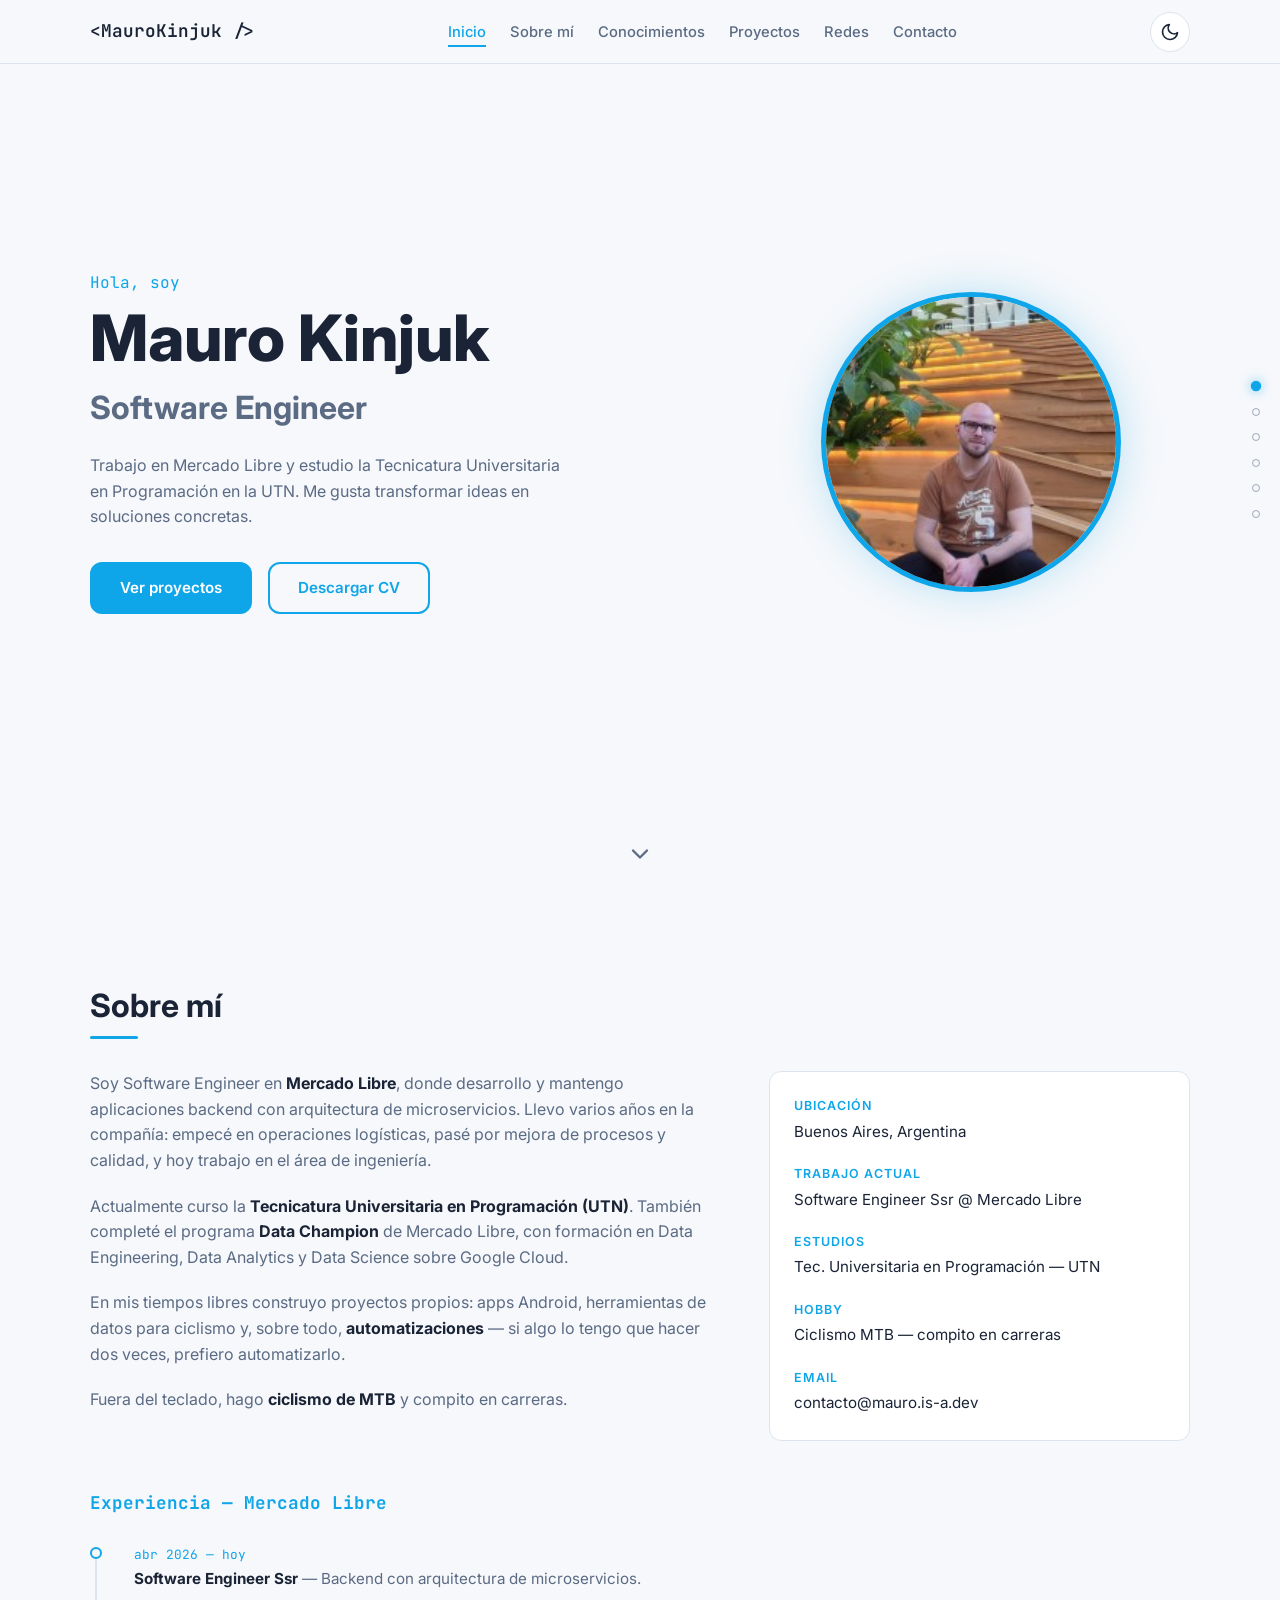
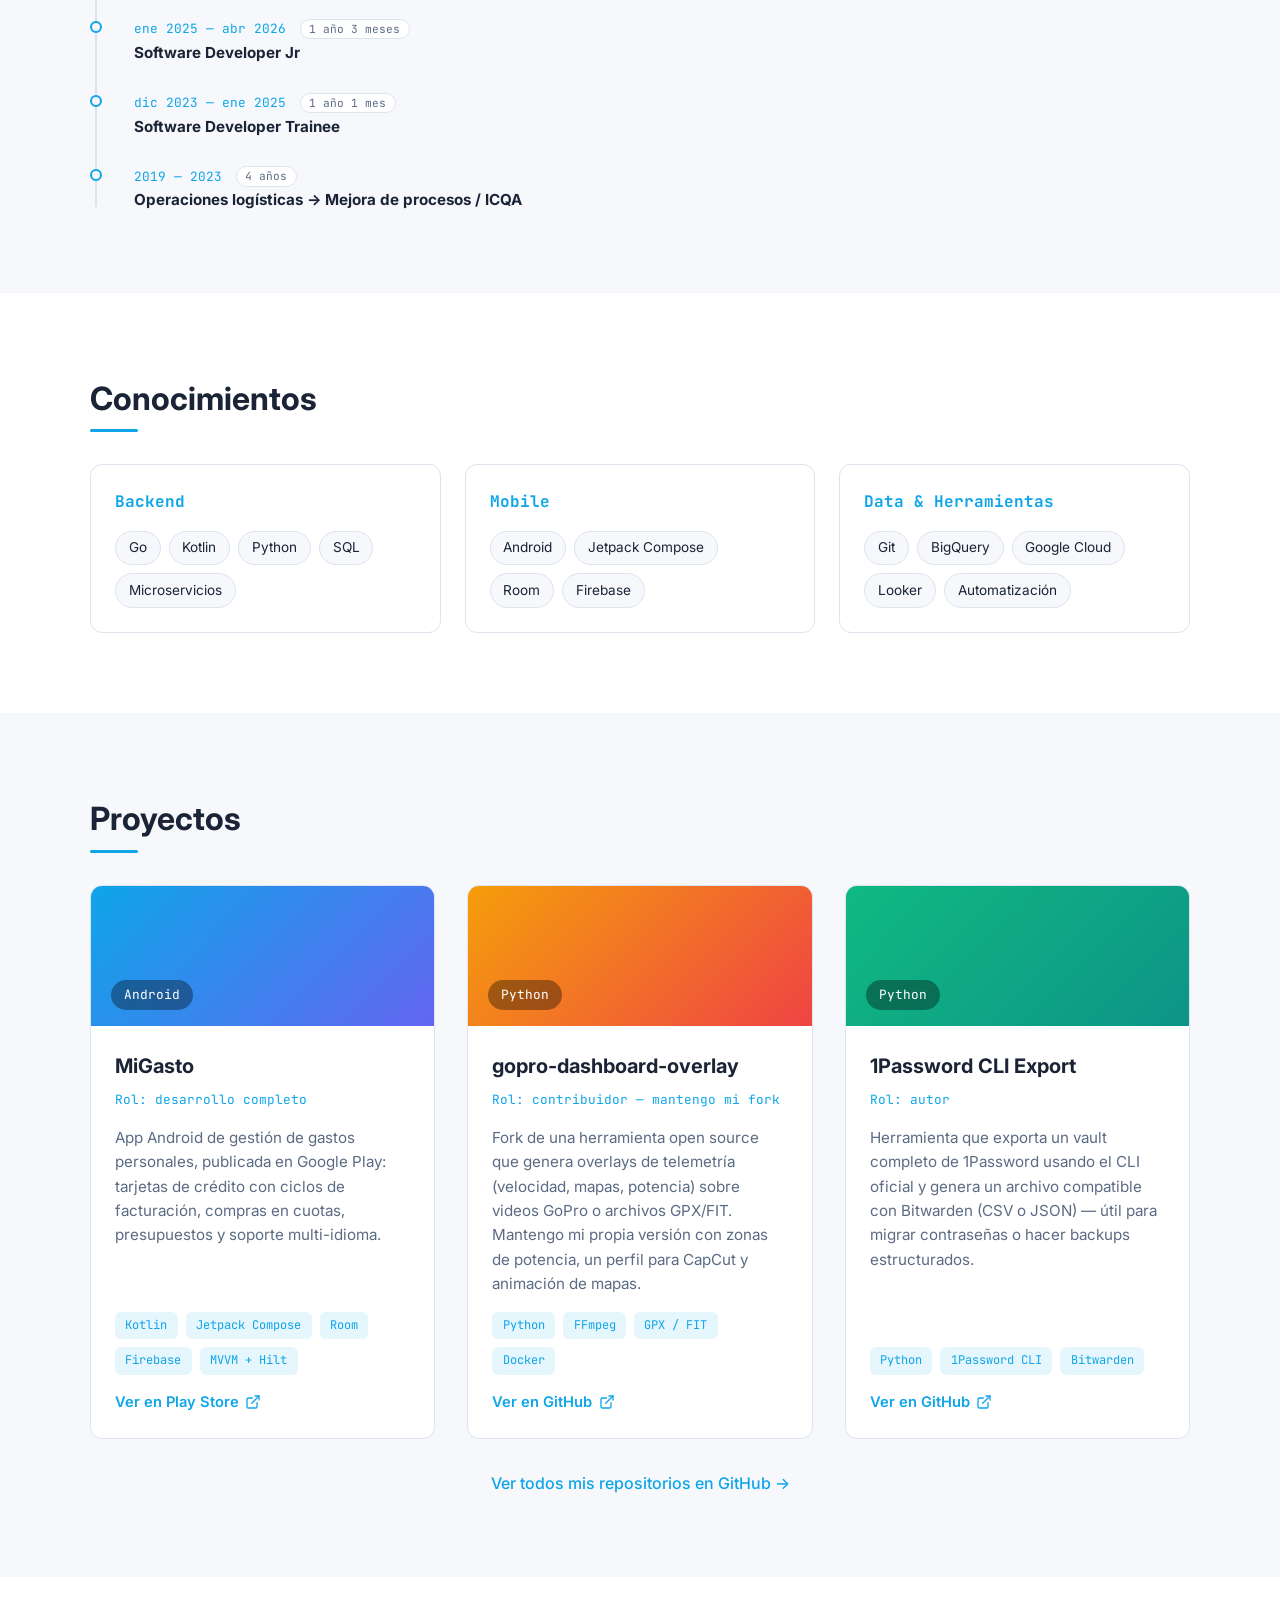
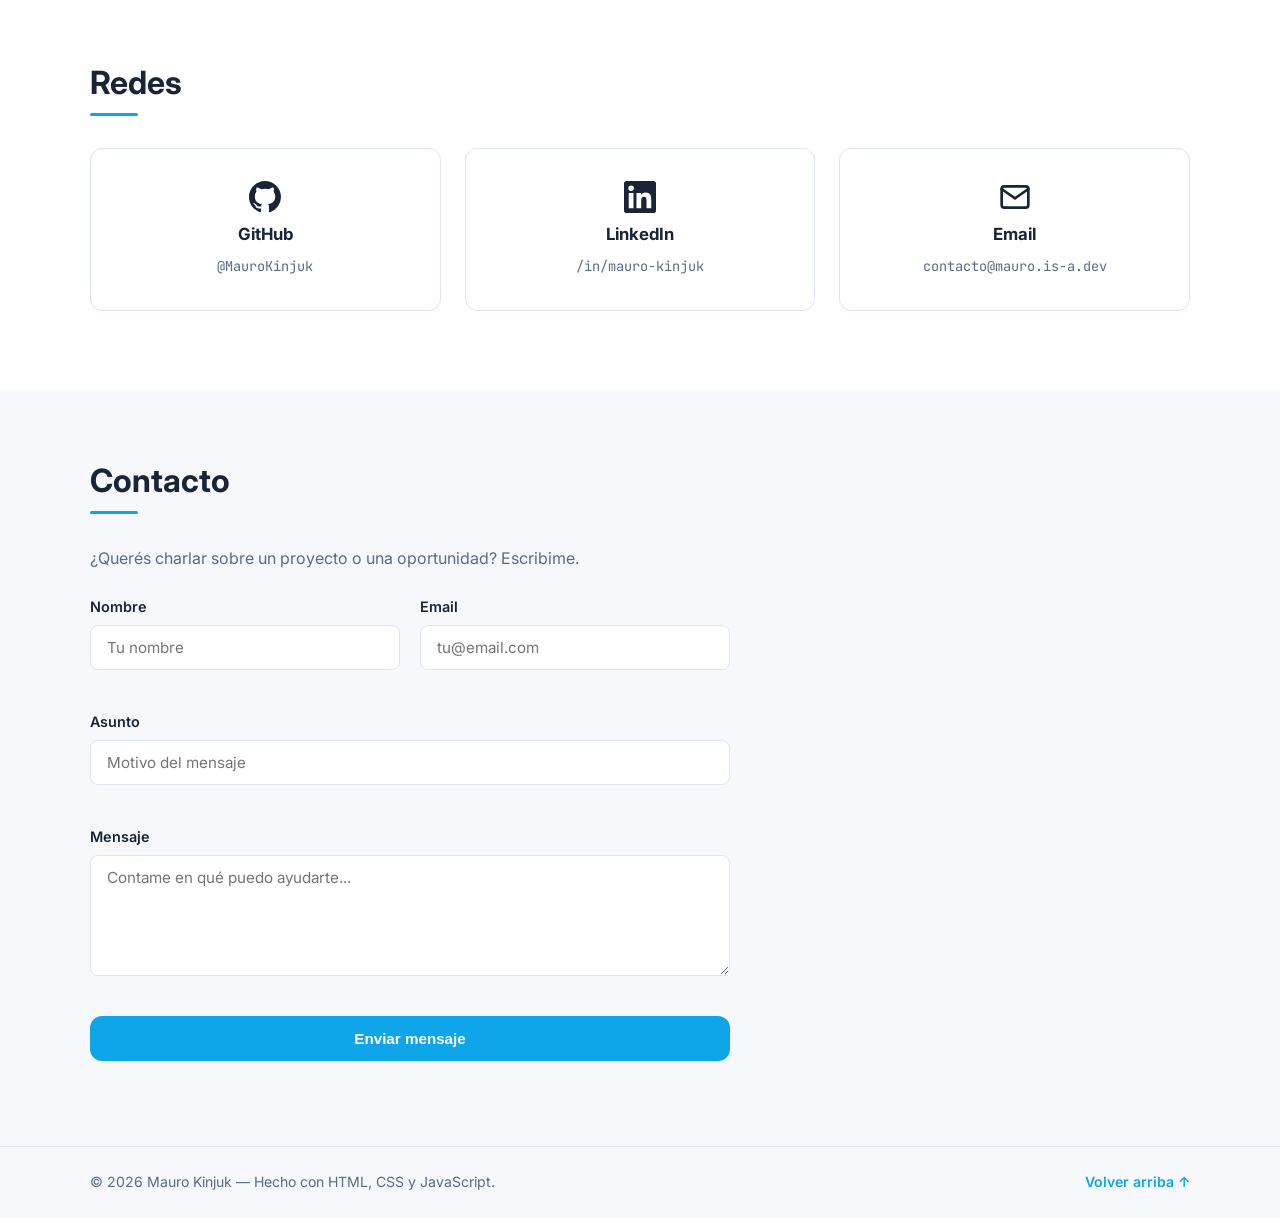
<file: index.html>
<!DOCTYPE html>
<html lang="es" data-theme="dark">
<head>
  <meta charset="UTF-8">
  <meta name="viewport" content="width=device-width, initial-scale=1.0">
  <title>Mauro Kinjuk | Portfolio — Software Engineer</title>
  <meta name="description" content="Portfolio de Mauro Kinjuk, Software Engineer en Mercado Libre. Proyectos, conocimientos y contacto.">
  <meta name="keywords" content="Mauro Kinjuk, portfolio, software engineer, desarrollador, backend, Kotlin, Go, Python, Mercado Libre, UTN">
  <meta name="robots" content="index, follow">
  <meta name="author" content="Mauro Kinjuk">

  <!-- Open Graph: preview al compartir el link -->
  <meta property="og:type" content="website">
  <meta property="og:title" content="Mauro Kinjuk | Portfolio — Software Engineer">
  <meta property="og:description" content="Software Engineer en Mercado Libre. Proyectos, conocimientos y contacto.">
  <meta property="og:url" content="https://maurokinjuk.github.io/">
  <meta property="og:image" content="https://maurokinjuk.github.io/assets/profile.jpg">
  <meta property="og:locale" content="es_AR">
  <link rel="preconnect" href="https://fonts.googleapis.com">
  <link rel="preconnect" href="https://fonts.gstatic.com" crossorigin>
  <link href="https://fonts.googleapis.com/css2?family=Inter:wght@400;500;600;700;800&family=JetBrains+Mono:wght@400;600&display=swap" rel="stylesheet">
  <link rel="stylesheet" href="css/styles.css?v=4">
  <link rel="icon" href="data:image/svg+xml,%3Csvg xmlns='http://www.w3.org/2000/svg' viewBox='0 0 100 100'%3E%3Crect width='100' height='100' rx='20' fill='%230ea5e9'/%3E%3Ctext x='50' y='68' font-size='52' font-family='monospace' font-weight='bold' fill='white' text-anchor='middle'%3EMK%3C/text%3E%3C/svg%3E">
  <script>
    (function () {
      var saved = localStorage.getItem('theme');
      var theme = saved || (window.matchMedia('(prefers-color-scheme: light)').matches ? 'light' : 'dark');
      document.documentElement.setAttribute('data-theme', theme);
    })();
  </script>
</head>
<body>

  <!-- ======= HEADER / MENU ======= -->
  <header class="header" id="header">
    <nav class="nav container">
      <a href="#inicio" class="nav__logo">&lt;MauroKinjuk /&gt;</a>

      <ul class="nav__list" id="nav-menu">
        <li><a href="#inicio" class="nav__link active">Inicio</a></li>
        <li><a href="#sobre-mi" class="nav__link">Sobre mí</a></li>
        <li><a href="#conocimientos" class="nav__link">Conocimientos</a></li>
        <li><a href="#proyectos" class="nav__link">Proyectos</a></li>
        <li><a href="#redes" class="nav__link">Redes</a></li>
        <li><a href="#contacto" class="nav__link">Contacto</a></li>
      </ul>

      <div class="nav__actions">
        <button class="theme-toggle" id="theme-toggle" aria-label="Cambiar tema">
          <svg class="icon-sun" xmlns="http://www.w3.org/2000/svg" width="20" height="20" viewBox="0 0 24 24" fill="none" stroke="currentColor" stroke-width="2" stroke-linecap="round" stroke-linejoin="round"><circle cx="12" cy="12" r="5"/><line x1="12" y1="1" x2="12" y2="3"/><line x1="12" y1="21" x2="12" y2="23"/><line x1="4.22" y1="4.22" x2="5.64" y2="5.64"/><line x1="18.36" y1="18.36" x2="19.78" y2="19.78"/><line x1="1" y1="12" x2="3" y2="12"/><line x1="21" y1="12" x2="23" y2="12"/><line x1="4.22" y1="19.78" x2="5.64" y2="18.36"/><line x1="18.36" y1="5.64" x2="19.78" y2="4.22"/></svg>
          <svg class="icon-moon" xmlns="http://www.w3.org/2000/svg" width="20" height="20" viewBox="0 0 24 24" fill="none" stroke="currentColor" stroke-width="2" stroke-linecap="round" stroke-linejoin="round"><path d="M21 12.79A9 9 0 1 1 11.21 3 7 7 0 0 0 21 12.79z"/></svg>
        </button>
        <button class="nav__toggle" id="nav-toggle" aria-label="Abrir menú" aria-expanded="false">
          <span></span><span></span><span></span>
        </button>
      </div>
    </nav>
  </header>

  <!-- ======= NAVEGACION LATERAL (seccion actual) ======= -->
  <nav class="side-nav" aria-label="Navegación por secciones">
    <a href="#inicio" class="side-nav__dot active"><span class="side-nav__label">Inicio</span></a>
    <a href="#sobre-mi" class="side-nav__dot"><span class="side-nav__label">Sobre mí</span></a>
    <a href="#conocimientos" class="side-nav__dot"><span class="side-nav__label">Conocimientos</span></a>
    <a href="#proyectos" class="side-nav__dot"><span class="side-nav__label">Proyectos</span></a>
    <a href="#redes" class="side-nav__dot"><span class="side-nav__label">Redes</span></a>
    <a href="#contacto" class="side-nav__dot"><span class="side-nav__label">Contacto</span></a>
  </nav>

  <main>
    <!-- ======= HERO / PRESENTACION ======= -->
    <section class="hero section" id="inicio">
      <div class="container hero__container">
        <div class="hero__data">
          <span class="hero__greeting">Hola, soy</span>
          <h1 class="hero__name">Mauro Kinjuk</h1>
          <h2 class="hero__role">Software Engineer</h2>
          <p class="hero__description">
            Trabajo en Mercado Libre y estudio la Tecnicatura
            Universitaria en Programación en la UTN. Me gusta transformar
            ideas en soluciones concretas.
          </p>
          <div class="hero__buttons">
            <a href="#proyectos" class="btn btn--primary">Ver proyectos</a>
            <a href="cv/mauro-kinjuk-cv.pdf" class="btn btn--outline" download>Descargar CV</a>
          </div>
        </div>
        <div class="hero__img">
          <img src="assets/profile.jpg" alt="Foto de Mauro Kinjuk" width="320" height="320">
        </div>
      </div>
      <a href="#sobre-mi" class="scroll-indicator" id="scroll-indicator" aria-label="Scroll hacia abajo">
        <svg xmlns="http://www.w3.org/2000/svg" width="28" height="28" viewBox="0 0 24 24" fill="none" stroke="currentColor" stroke-width="2" stroke-linecap="round" stroke-linejoin="round"><polyline points="6 9 12 15 18 9"/></svg>
      </a>
    </section>

    <!-- ======= SOBRE MI / INFORMACION GENERAL ======= -->
    <section class="section" id="sobre-mi">
      <div class="container">
        <h2 class="section__title">Sobre mí</h2>
        <div class="about">
          <div class="about__text">
            <p>
              Soy Software Engineer en <strong>Mercado Libre</strong>, donde desarrollo y
              mantengo aplicaciones backend con arquitectura de microservicios.
              Llevo varios años en la compañía: empecé en operaciones logísticas,
              pasé por mejora de procesos y calidad, y hoy trabajo en el área
              de ingeniería.
            </p>
            <p>
              Actualmente curso la <strong>Tecnicatura Universitaria en Programación
              (UTN)</strong>. También completé el programa <strong>Data Champion</strong>
              de Mercado Libre, con formación en Data Engineering, Data Analytics
              y Data Science sobre Google Cloud.
            </p>
            <p>
              En mis tiempos libres construyo proyectos propios: apps Android,
              herramientas de datos para ciclismo y, sobre todo,
              <strong>automatizaciones</strong> — si algo lo tengo que hacer dos
              veces, prefiero automatizarlo.
            </p>
            <p>
              Fuera del teclado, hago <strong>ciclismo de MTB</strong> y compito
              en carreras.
            </p>
          </div>
          <ul class="about__facts">
            <li>
              <span class="fact__label">Ubicación</span>
              <span class="fact__value">Buenos Aires, Argentina</span>
            </li>
            <li>
              <span class="fact__label">Trabajo actual</span>
              <span class="fact__value">Software Engineer Ssr @ Mercado Libre</span>
            </li>
            <li>
              <span class="fact__label">Estudios</span>
              <span class="fact__value">Tec. Universitaria en Programación — UTN</span>
            </li>
            <li>
              <span class="fact__label">Hobby</span>
              <span class="fact__value">Ciclismo MTB — compito en carreras</span>
            </li>
            <li>
              <span class="fact__label">Email</span>
              <a class="fact__value fact__link" href="mailto:contacto@mauro.is-a.dev">contacto@mauro.is-a.dev</a>
            </li>
          </ul>
        </div>

        <h3 class="timeline__title">Experiencia — Mercado Libre</h3>
        <ol class="timeline">
          <li class="timeline__item">
            <span class="timeline__date">abr 2026 — hoy</span>
            <p class="timeline__desc"><strong>Software Engineer Ssr</strong> — Backend con arquitectura de microservicios.</p>
          </li>
          <li class="timeline__item">
            <span class="timeline__date">ene 2025 — abr 2026</span>
            <span class="timeline__duration">1 año 3 meses</span>
            <p class="timeline__desc"><strong>Software Developer Jr</strong></p>
          </li>
          <li class="timeline__item">
            <span class="timeline__date">dic 2023 — ene 2025</span>
            <span class="timeline__duration">1 año 1 mes</span>
            <p class="timeline__desc"><strong>Software Developer Trainee</strong></p>
          </li>
          <li class="timeline__item">
            <span class="timeline__date">2019 — 2023</span>
            <span class="timeline__duration">4 años</span>
            <p class="timeline__desc"><strong>Operaciones logísticas → Mejora de procesos / ICQA</strong></p>
          </li>
        </ol>
      </div>
    </section>

    <!-- ======= CONOCIMIENTOS ======= -->
    <section class="section section--alt" id="conocimientos">
      <div class="container">
        <h2 class="section__title">Conocimientos</h2>
        <div class="skills">
          <div class="skill-group">
            <h3 class="skill-group__title">Backend</h3>
            <ul class="skill-group__list">
              <li class="skill">Go</li>
              <li class="skill">Kotlin</li>
              <li class="skill">Python</li>
              <li class="skill">SQL</li>
              <li class="skill">Microservicios</li>
            </ul>
          </div>
          <div class="skill-group">
            <h3 class="skill-group__title">Mobile</h3>
            <ul class="skill-group__list">
              <li class="skill">Android</li>
              <li class="skill">Jetpack Compose</li>
              <li class="skill">Room</li>
              <li class="skill">Firebase</li>
            </ul>
          </div>
          <div class="skill-group">
            <h3 class="skill-group__title">Data &amp; Herramientas</h3>
            <ul class="skill-group__list">
              <li class="skill">Git</li>
              <li class="skill">BigQuery</li>
              <li class="skill">Google Cloud</li>
              <li class="skill">Looker</li>
              <li class="skill">Automatización</li>
            </ul>
          </div>
        </div>
      </div>
    </section>

    <!-- ======= PROYECTOS ======= -->
    <section class="section" id="proyectos">
      <div class="container">
        <h2 class="section__title">Proyectos</h2>
        <div class="projects">

          <article class="project-card">
            <div class="project-card__header project-card__header--finarg">
              <span class="project-card__tag">Android</span>
            </div>
            <div class="project-card__body">
              <h3 class="project-card__title">MiGasto</h3>
              <p class="project-card__role">Rol: desarrollo completo</p>
              <p class="project-card__description">
                App Android de gestión de gastos personales, publicada en
                Google Play: tarjetas de crédito con ciclos de facturación,
                compras en cuotas, presupuestos y soporte multi-idioma.
              </p>
              <ul class="project-card__tech">
                <li>Kotlin</li>
                <li>Jetpack Compose</li>
                <li>Room</li>
                <li>Firebase</li>
                <li>MVVM + Hilt</li>
              </ul>
              <a class="project-card__link" href="https://play.google.com/store/apps/details?id=com.tordy.migasto&hl=es_DO" target="_blank" rel="noopener">
                Ver en Play Store
                <svg xmlns="http://www.w3.org/2000/svg" width="16" height="16" viewBox="0 0 24 24" fill="none" stroke="currentColor" stroke-width="2" stroke-linecap="round" stroke-linejoin="round"><path d="M18 13v6a2 2 0 0 1-2 2H5a2 2 0 0 1-2-2V8a2 2 0 0 1 2-2h6"/><polyline points="15 3 21 3 21 9"/><line x1="10" y1="14" x2="21" y2="3"/></svg>
              </a>
            </div>
          </article>

          <article class="project-card">
            <div class="project-card__header project-card__header--gopro">
              <span class="project-card__tag">Python</span>
            </div>
            <div class="project-card__body">
              <h3 class="project-card__title">gopro-dashboard-overlay</h3>
              <p class="project-card__role">Rol: contribuidor — mantengo mi fork</p>
              <p class="project-card__description">
                Fork de una herramienta open source que genera overlays de
                telemetría (velocidad, mapas, potencia) sobre videos GoPro
                o archivos GPX/FIT. Mantengo mi propia versión con zonas de
                potencia, un perfil para CapCut y animación de mapas.
              </p>
              <ul class="project-card__tech">
                <li>Python</li>
                <li>FFmpeg</li>
                <li>GPX / FIT</li>
                <li>Docker</li>
              </ul>
              <a class="project-card__link" href="https://github.com/MauroKinjuk/gopro-dashboard-overlay" target="_blank" rel="noopener">
                Ver en GitHub
                <svg xmlns="http://www.w3.org/2000/svg" width="16" height="16" viewBox="0 0 24 24" fill="none" stroke="currentColor" stroke-width="2" stroke-linecap="round" stroke-linejoin="round"><path d="M18 13v6a2 2 0 0 1-2 2H5a2 2 0 0 1-2-2V8a2 2 0 0 1 2-2h6"/><polyline points="15 3 21 3 21 9"/><line x1="10" y1="14" x2="21" y2="3"/></svg>
              </a>
            </div>
          </article>

          <article class="project-card">
            <div class="project-card__header project-card__header--onepass">
              <span class="project-card__tag">Python</span>
            </div>
            <div class="project-card__body">
              <h3 class="project-card__title">1Password CLI Export</h3>
              <p class="project-card__role">Rol: autor</p>
              <p class="project-card__description">
                Herramienta que exporta un vault completo de 1Password usando
                el CLI oficial y genera un archivo compatible con Bitwarden
                (CSV o JSON) — útil para migrar contraseñas o hacer backups
                estructurados.
              </p>
              <ul class="project-card__tech">
                <li>Python</li>
                <li>1Password CLI</li>
                <li>Bitwarden</li>
              </ul>
              <a class="project-card__link" href="https://github.com/MauroKinjuk/1Password-CLI-Export" target="_blank" rel="noopener">
                Ver en GitHub
                <svg xmlns="http://www.w3.org/2000/svg" width="16" height="16" viewBox="0 0 24 24" fill="none" stroke="currentColor" stroke-width="2" stroke-linecap="round" stroke-linejoin="round"><path d="M18 13v6a2 2 0 0 1-2 2H5a2 2 0 0 1-2-2V8a2 2 0 0 1 2-2h6"/><polyline points="15 3 21 3 21 9"/><line x1="10" y1="14" x2="21" y2="3"/></svg>
              </a>
            </div>
          </article>

        </div>
        <p class="projects__more">
          <a href="https://github.com/MauroKinjuk?tab=repositories" target="_blank" rel="noopener">
            Ver todos mis repositorios en GitHub →
          </a>
        </p>
      </div>
    </section>

    <!-- ======= REDES ======= -->
    <section class="section section--alt" id="redes">
      <div class="container">
        <h2 class="section__title">Redes</h2>
        <div class="social">
          <a class="social-card" href="https://github.com/MauroKinjuk" target="_blank" rel="noopener">
            <svg xmlns="http://www.w3.org/2000/svg" width="32" height="32" viewBox="0 0 24 24" fill="currentColor"><path d="M12 0C5.37 0 0 5.37 0 12c0 5.31 3.435 9.795 8.205 11.385.6.105.825-.255.825-.57 0-.285-.015-1.23-.015-2.235-3.015.555-3.795-.735-4.035-1.41-.135-.345-.72-1.41-1.23-1.695-.42-.225-1.02-.78-.015-.795.945-.015 1.62.87 1.845 1.23 1.08 1.815 2.805 1.305 3.495.99.105-.78.42-1.305.765-1.605-2.67-.3-5.46-1.335-5.46-5.925 0-1.305.465-2.385 1.23-3.225-.12-.3-.54-1.53.12-3.18 0 0 1.005-.315 3.3 1.23.96-.27 1.98-.405 3-.405s2.04.135 3 .405c2.295-1.56 3.3-1.23 3.3-1.23.66 1.65.24 2.88.12 3.18.765.84 1.23 1.905 1.23 3.225 0 4.605-2.805 5.625-5.475 5.925.435.375.81 1.095.81 2.22 0 1.605-.015 2.895-.015 3.3 0 .315.225.69.825.57A12.02 12.02 0 0 0 24 12c0-6.63-5.37-12-12-12z"/></svg>
            <span class="social-card__name">GitHub</span>
            <span class="social-card__user">@MauroKinjuk</span>
          </a>
          <a class="social-card" href="https://www.linkedin.com/in/mauro-kinjuk/" target="_blank" rel="noopener">
            <svg xmlns="http://www.w3.org/2000/svg" width="32" height="32" viewBox="0 0 24 24" fill="currentColor"><path d="M20.447 20.452h-3.554v-5.569c0-1.328-.027-3.037-1.852-3.037-1.853 0-2.136 1.445-2.136 2.939v5.667H9.351V9h3.414v1.561h.046c.477-.9 1.637-1.85 3.37-1.85 3.601 0 4.267 2.37 4.267 5.455v6.286zM5.337 7.433a2.062 2.062 0 1 1 0-4.125 2.062 2.062 0 0 1 0 4.125zM7.119 20.452H3.555V9h3.564v11.452zM22.225 0H1.771C.792 0 0 .774 0 1.729v20.542C0 23.227.792 24 1.771 24h20.451C23.2 24 24 23.227 24 22.271V1.729C24 .774 23.2 0 22.225 0z"/></svg>
            <span class="social-card__name">LinkedIn</span>
            <span class="social-card__user">/in/mauro-kinjuk</span>
          </a>
          <a class="social-card" href="mailto:contacto@mauro.is-a.dev">
            <svg xmlns="http://www.w3.org/2000/svg" width="32" height="32" viewBox="0 0 24 24" fill="none" stroke="currentColor" stroke-width="2" stroke-linecap="round" stroke-linejoin="round"><path d="M4 4h16c1.1 0 2 .9 2 2v12c0 1.1-.9 2-2 2H4c-1.1 0-2-.9-2-2V6c0-1.1.9-2 2-2z"/><polyline points="22,6 12,13 2,6"/></svg>
            <span class="social-card__name">Email</span>
            <span class="social-card__user">contacto@mauro.is-a.dev</span>
          </a>
        </div>
      </div>
    </section>

    <!-- ======= CONTACTO ======= -->
    <section class="section" id="contacto">
      <div class="container">
        <h2 class="section__title">Contacto</h2>
        <p class="contact__intro">¿Querés charlar sobre un proyecto o una oportunidad? Escribime.</p>
        <form class="contact-form" id="contact-form" action="https://formspree.io/f/maendkwl" method="POST" novalidate>
          <div class="form-row">
            <div class="form-field">
              <label for="nombre">Nombre</label>
              <input type="text" id="nombre" name="nombre" placeholder="Tu nombre" required>
              <span class="form-error" id="error-nombre"></span>
            </div>
            <div class="form-field">
              <label for="email">Email</label>
              <input type="email" id="email" name="email" placeholder="tu@email.com" required>
              <span class="form-error" id="error-email"></span>
            </div>
          </div>
          <div class="form-field">
            <label for="asunto">Asunto</label>
            <input type="text" id="asunto" name="asunto" placeholder="Motivo del mensaje" required>
            <span class="form-error" id="error-asunto"></span>
          </div>
          <div class="form-field">
            <label for="mensaje">Mensaje</label>
            <textarea id="mensaje" name="mensaje" rows="5" placeholder="Contame en qué puedo ayudarte..." required></textarea>
            <span class="form-error" id="error-mensaje"></span>
          </div>
          <button type="submit" class="btn btn--primary">Enviar mensaje</button>
          <p class="form-status" id="form-status" role="status"></p>
        </form>
      </div>
    </section>
  </main>

  <!-- ======= FOOTER ======= -->
  <footer class="footer">
    <div class="container footer__container">
      <p>© <span id="year"></span> Mauro Kinjuk — Hecho con HTML, CSS y JavaScript.</p>
      <a href="#inicio" class="footer__top">Volver arriba ↑</a>
    </div>
  </footer>

  <script src="js/main.js?v=4"></script>
</body>
</html>
</file>
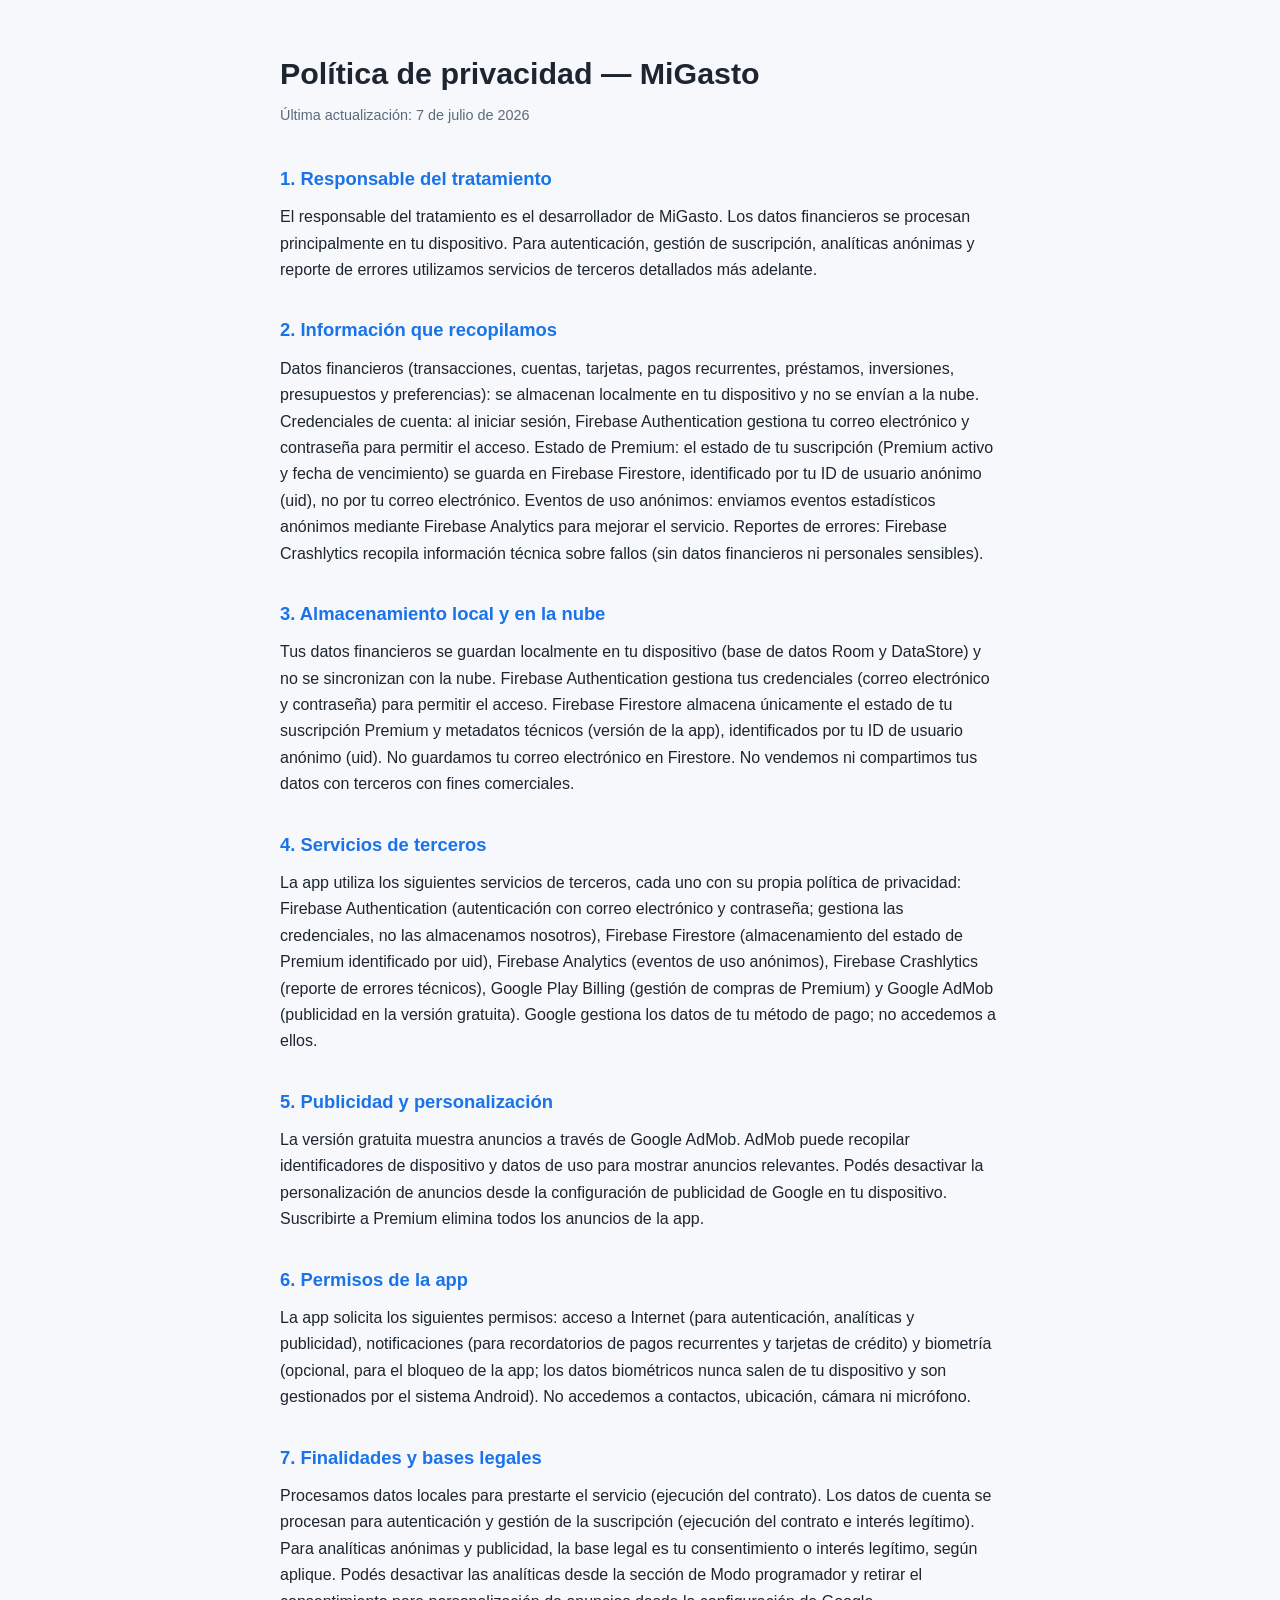
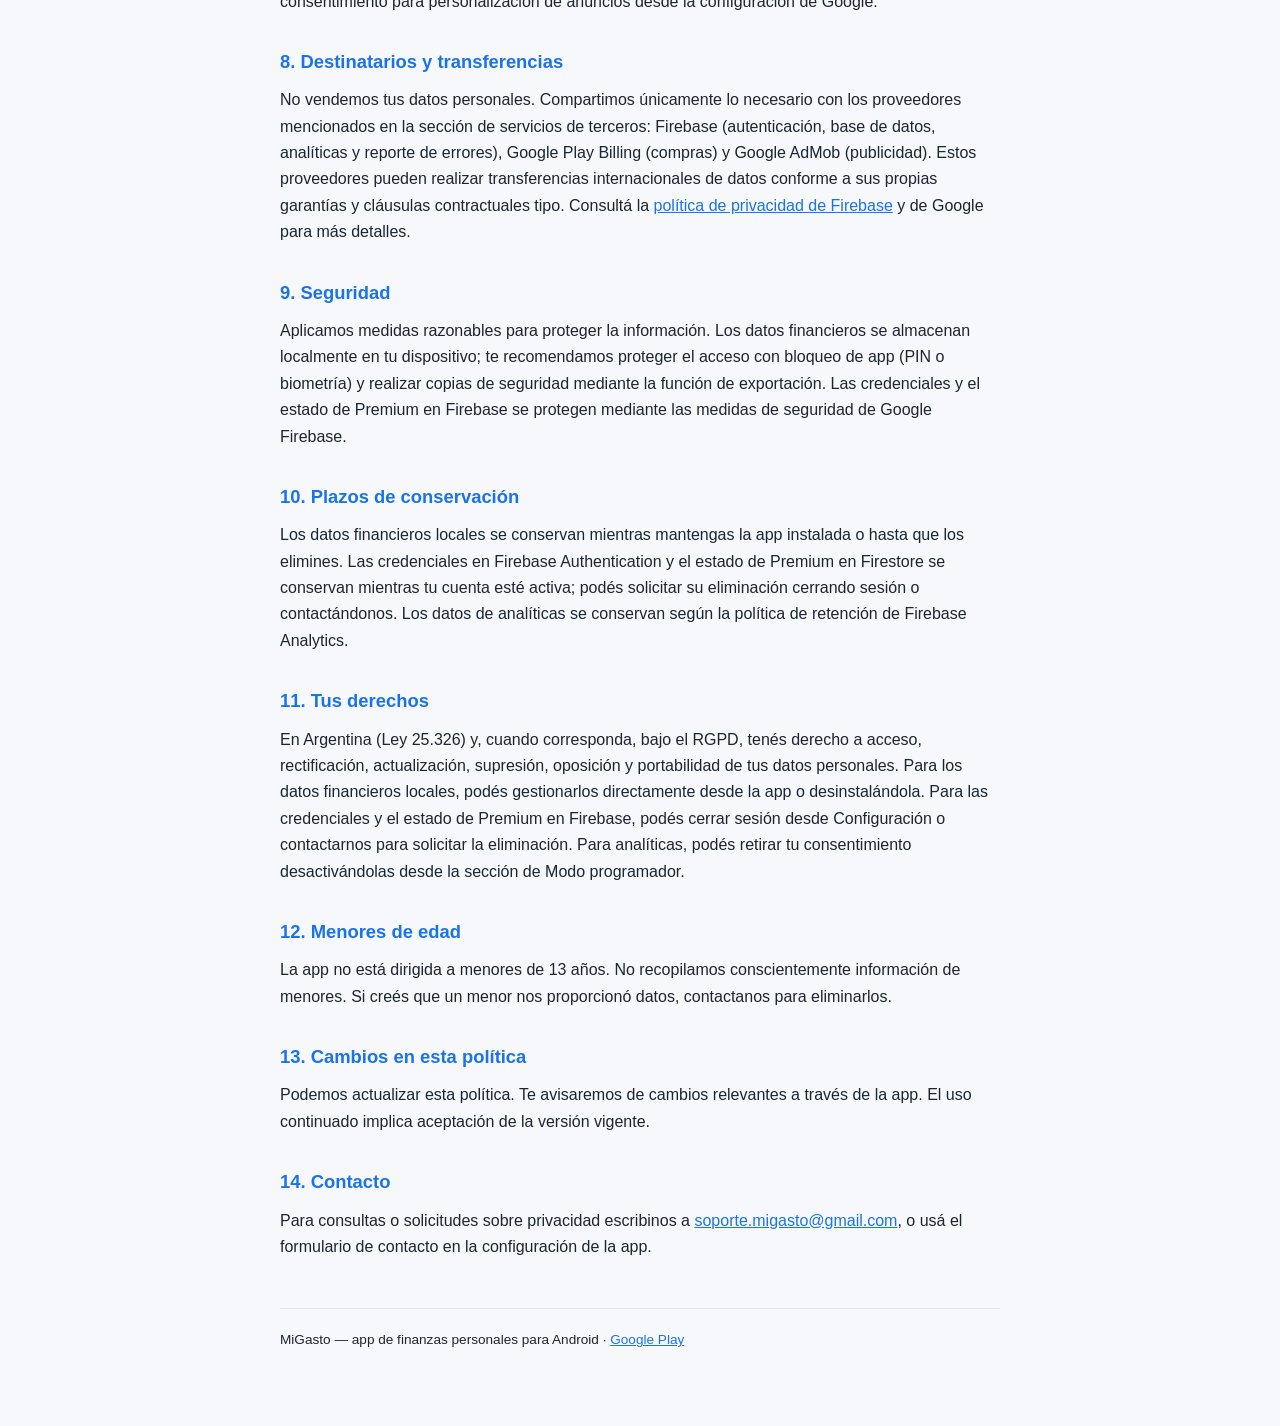
<file: migasto-privacy/index.html>
<!DOCTYPE html>
<html lang="es">
<head>
<meta charset="UTF-8">
<meta name="viewport" content="width=device-width, initial-scale=1.0">
<title>Política de privacidad — MiGasto</title>
<meta name="description" content="Política de privacidad de MiGasto, app de finanzas personales para Android.">
<style>
  :root { --bg:#0f141b; --card:#161d27; --text:#e6edf5; --muted:#9db0c3; --accent:#4f9cf9; --line:#26303d; }
  * { box-sizing:border-box; margin:0; padding:0; }
  body { font-family:-apple-system,'Segoe UI',Roboto,Inter,sans-serif; background:var(--bg); color:var(--text); line-height:1.65; }
  .wrap { max-width:760px; margin:0 auto; padding:48px 20px 64px; }
  header { margin-bottom:36px; }
  h1 { font-size:1.9rem; margin-bottom:6px; }
  .updated { color:var(--muted); font-size:.9rem; }
  h2 { font-size:1.15rem; margin:32px 0 10px; color:var(--accent); }
  p { color:var(--text); margin-bottom:10px; }
  a { color:var(--accent); }
  footer { margin-top:48px; padding-top:20px; border-top:1px solid var(--line); color:var(--muted); font-size:.85rem; }
  @media (prefers-color-scheme: light) {
    :root { --bg:#f6f8fb; --card:#fff; --text:#1c2530; --muted:#5b6b7d; --accent:#1a73e8; --line:#dde3ea; }
  }
</style>
</head>
<body>
<div class="wrap">
<header>
  <h1>Política de privacidad — MiGasto</h1>
  <p class="updated">Última actualización: 7 de julio de 2026</p>
</header>

<h2>1. Responsable del tratamiento</h2>
<p>El responsable del tratamiento es el desarrollador de MiGasto. Los datos financieros se procesan principalmente en tu dispositivo. Para autenticación, gestión de suscripción, analíticas anónimas y reporte de errores utilizamos servicios de terceros detallados más adelante.</p>

<h2>2. Información que recopilamos</h2>
<p>Datos financieros (transacciones, cuentas, tarjetas, pagos recurrentes, préstamos, inversiones, presupuestos y preferencias): se almacenan localmente en tu dispositivo y no se envían a la nube. Credenciales de cuenta: al iniciar sesión, Firebase Authentication gestiona tu correo electrónico y contraseña para permitir el acceso. Estado de Premium: el estado de tu suscripción (Premium activo y fecha de vencimiento) se guarda en Firebase Firestore, identificado por tu ID de usuario anónimo (uid), no por tu correo electrónico. Eventos de uso anónimos: enviamos eventos estadísticos anónimos mediante Firebase Analytics para mejorar el servicio. Reportes de errores: Firebase Crashlytics recopila información técnica sobre fallos (sin datos financieros ni personales sensibles).</p>

<h2>3. Almacenamiento local y en la nube</h2>
<p>Tus datos financieros se guardan localmente en tu dispositivo (base de datos Room y DataStore) y no se sincronizan con la nube. Firebase Authentication gestiona tus credenciales (correo electrónico y contraseña) para permitir el acceso. Firebase Firestore almacena únicamente el estado de tu suscripción Premium y metadatos técnicos (versión de la app), identificados por tu ID de usuario anónimo (uid). No guardamos tu correo electrónico en Firestore. No vendemos ni compartimos tus datos con terceros con fines comerciales.</p>

<h2>4. Servicios de terceros</h2>
<p>La app utiliza los siguientes servicios de terceros, cada uno con su propia política de privacidad: Firebase Authentication (autenticación con correo electrónico y contraseña; gestiona las credenciales, no las almacenamos nosotros), Firebase Firestore (almacenamiento del estado de Premium identificado por uid), Firebase Analytics (eventos de uso anónimos), Firebase Crashlytics (reporte de errores técnicos), Google Play Billing (gestión de compras de Premium) y Google AdMob (publicidad en la versión gratuita). Google gestiona los datos de tu método de pago; no accedemos a ellos.</p>

<h2>5. Publicidad y personalización</h2>
<p>La versión gratuita muestra anuncios a través de Google AdMob. AdMob puede recopilar identificadores de dispositivo y datos de uso para mostrar anuncios relevantes. Podés desactivar la personalización de anuncios desde la configuración de publicidad de Google en tu dispositivo. Suscribirte a Premium elimina todos los anuncios de la app.</p>

<h2>6. Permisos de la app</h2>
<p>La app solicita los siguientes permisos: acceso a Internet (para autenticación, analíticas y publicidad), notificaciones (para recordatorios de pagos recurrentes y tarjetas de crédito) y biometría (opcional, para el bloqueo de la app; los datos biométricos nunca salen de tu dispositivo y son gestionados por el sistema Android). No accedemos a contactos, ubicación, cámara ni micrófono.</p>

<h2>7. Finalidades y bases legales</h2>
<p>Procesamos datos locales para prestarte el servicio (ejecución del contrato). Los datos de cuenta se procesan para autenticación y gestión de la suscripción (ejecución del contrato e interés legítimo). Para analíticas anónimas y publicidad, la base legal es tu consentimiento o interés legítimo, según aplique. Podés desactivar las analíticas desde la sección de Modo programador y retirar el consentimiento para personalización de anuncios desde la configuración de Google.</p>

<h2>8. Destinatarios y transferencias</h2>
<p>No vendemos tus datos personales. Compartimos únicamente lo necesario con los proveedores mencionados en la sección de servicios de terceros: Firebase (autenticación, base de datos, analíticas y reporte de errores), Google Play Billing (compras) y Google AdMob (publicidad). Estos proveedores pueden realizar transferencias internacionales de datos conforme a sus propias garantías y cláusulas contractuales tipo. Consultá la <a href="https://firebase.google.com/support/privacy">política de privacidad de Firebase</a> y de Google para más detalles.</p>

<h2>9. Seguridad</h2>
<p>Aplicamos medidas razonables para proteger la información. Los datos financieros se almacenan localmente en tu dispositivo; te recomendamos proteger el acceso con bloqueo de app (PIN o biometría) y realizar copias de seguridad mediante la función de exportación. Las credenciales y el estado de Premium en Firebase se protegen mediante las medidas de seguridad de Google Firebase.</p>

<h2>10. Plazos de conservación</h2>
<p>Los datos financieros locales se conservan mientras mantengas la app instalada o hasta que los elimines. Las credenciales en Firebase Authentication y el estado de Premium en Firestore se conservan mientras tu cuenta esté activa; podés solicitar su eliminación cerrando sesión o contactándonos. Los datos de analíticas se conservan según la política de retención de Firebase Analytics.</p>

<h2>11. Tus derechos</h2>
<p>En Argentina (Ley 25.326) y, cuando corresponda, bajo el RGPD, tenés derecho a acceso, rectificación, actualización, supresión, oposición y portabilidad de tus datos personales. Para los datos financieros locales, podés gestionarlos directamente desde la app o desinstalándola. Para las credenciales y el estado de Premium en Firebase, podés cerrar sesión desde Configuración o contactarnos para solicitar la eliminación. Para analíticas, podés retirar tu consentimiento desactivándolas desde la sección de Modo programador.</p>

<h2>12. Menores de edad</h2>
<p>La app no está dirigida a menores de 13 años. No recopilamos conscientemente información de menores. Si creés que un menor nos proporcionó datos, contactanos para eliminarlos.</p>

<h2>13. Cambios en esta política</h2>
<p>Podemos actualizar esta política. Te avisaremos de cambios relevantes a través de la app. El uso continuado implica aceptación de la versión vigente.</p>

<h2>14. Contacto</h2>
<p>Para consultas o solicitudes sobre privacidad escribinos a <a href="mailto:soporte.migasto@gmail.com">soporte.migasto@gmail.com</a>, o usá el formulario de contacto en la configuración de la app.</p>

<footer>
  <p>MiGasto — app de finanzas personales para Android · <a href="https://play.google.com/store/apps/details?id=com.tordy.migasto">Google Play</a></p>
</footer>
</div>
</body>
</html>
</file>
<file: css/styles.css>
/* ======= VARIABLES / TEMAS ======= */
:root {
  --font-body: 'Inter', system-ui, -apple-system, sans-serif;
  --font-mono: 'JetBrains Mono', ui-monospace, monospace;
  --accent: #0ea5e9;
  --accent-hover: #0284c7;
  --radius: 12px;
  --header-height: 64px;
  --transition: 0.25s ease;
}

[data-theme="dark"] {
  --bg: #0b1120;
  --bg-alt: #111a2e;
  --surface: #16203a;
  --surface-hover: #1d2b4a;
  --text: #e5eaf3;
  --text-muted: #9aa7bd;
  --border: #24304d;
  --shadow: rgba(0, 0, 0, 0.4);
}

[data-theme="light"] {
  --bg: #f6f8fb;
  --bg-alt: #ffffff;
  --surface: #ffffff;
  --surface-hover: #eef2f7;
  --text: #1a2436;
  --text-muted: #5b6b84;
  --border: #dde4ee;
  --shadow: rgba(15, 35, 70, 0.1);
}

/* ======= BASE ======= */
*, *::before, *::after { box-sizing: border-box; margin: 0; padding: 0; }

html { scroll-behavior: smooth; }

body {
  font-family: var(--font-body);
  background: var(--bg);
  color: var(--text);
  line-height: 1.6;
  transition: background var(--transition), color var(--transition);
}

img { max-width: 100%; display: block; }
a { color: var(--accent); text-decoration: none; }
ul { list-style: none; }

.container {
  width: min(1100px, 90%);
  margin-inline: auto;
}

.section {
  padding: 5rem 0;
  scroll-margin-top: var(--header-height);
}

.section--alt { background: var(--bg-alt); }

.section__title {
  font-size: 2rem;
  margin-bottom: 2.5rem;
  position: relative;
  display: inline-block;
}

.section__title::after {
  content: '';
  position: absolute;
  left: 0;
  bottom: -8px;
  width: 48px;
  height: 3px;
  background: var(--accent);
  border-radius: 2px;
}

.btn {
  display: inline-block;
  padding: 0.75rem 1.75rem;
  border-radius: var(--radius);
  font-weight: 600;
  font-size: 0.95rem;
  cursor: pointer;
  border: 2px solid var(--accent);
  transition: all var(--transition);
}

.btn--primary {
  background: var(--accent);
  color: #fff;
}
.btn--primary:hover { background: var(--accent-hover); border-color: var(--accent-hover); }

.btn--outline {
  background: transparent;
  color: var(--accent);
}
.btn--outline:hover { background: var(--accent); color: #fff; }

/* ======= HEADER / NAV ======= */
.header {
  position: fixed;
  top: 0;
  left: 0;
  width: 100%;
  height: var(--header-height);
  background: var(--bg);
  border-bottom: 1px solid var(--border);
  z-index: 100;
  transition: background var(--transition), box-shadow var(--transition);
}

.header.scrolled { box-shadow: 0 4px 20px var(--shadow); }

.nav {
  height: 100%;
  display: flex;
  align-items: center;
  justify-content: space-between;
  gap: 1rem;
}

.nav__logo {
  font-family: var(--font-mono);
  font-weight: 600;
  font-size: 1.1rem;
  color: var(--text);
}
.nav__logo:hover { color: var(--accent); }

.nav__list {
  display: flex;
  gap: 1.5rem;
}

.nav__link {
  color: var(--text-muted);
  font-size: 0.92rem;
  font-weight: 500;
  padding: 0.25rem 0;
  border-bottom: 2px solid transparent;
  transition: color var(--transition);
}

.nav__link:hover, .nav__link.active {
  color: var(--accent);
  border-bottom-color: var(--accent);
}

.nav__actions {
  display: flex;
  align-items: center;
  gap: 0.75rem;
}

.theme-toggle {
  background: var(--surface);
  border: 1px solid var(--border);
  color: var(--text);
  border-radius: 50%;
  width: 40px;
  height: 40px;
  display: grid;
  place-items: center;
  cursor: pointer;
  transition: all var(--transition);
}
.theme-toggle:hover { background: var(--surface-hover); }

[data-theme="dark"] .icon-moon { display: none; }
[data-theme="light"] .icon-sun { display: none; }

.nav__toggle {
  display: none;
  flex-direction: column;
  gap: 5px;
  background: none;
  border: none;
  cursor: pointer;
  padding: 6px;
}
.nav__toggle span {
  width: 24px;
  height: 2px;
  background: var(--text);
  transition: all var(--transition);
}

/* ======= HERO ======= */
.hero {
  min-height: 100vh;
  display: flex;
  align-items: center;
  padding-top: var(--header-height);
  position: relative;
}

.scroll-indicator {
  position: absolute;
  bottom: 1.5rem;
  left: 50%;
  transform: translateX(-50%);
  color: var(--text-muted);
  display: grid;
  place-items: center;
  width: 44px;
  height: 44px;
  border-radius: 50%;
  animation: bounce 2s ease-in-out infinite;
  transition: opacity 0.4s ease, color var(--transition);
}

.scroll-indicator:hover { color: var(--accent); }

.scroll-indicator.hidden {
  opacity: 0;
  pointer-events: none;
}

@keyframes bounce {
  0%, 100% { transform: translateX(-50%) translateY(0); }
  50% { transform: translateX(-50%) translateY(10px); }
}

@media (prefers-reduced-motion: reduce) {
  .scroll-indicator { animation: none; }
}

/* ======= NAV LATERAL (dots por seccion) ======= */
.side-nav {
  position: fixed;
  right: 1.25rem;
  top: 50%;
  transform: translateY(-50%);
  display: flex;
  flex-direction: column;
  gap: 1.1rem;
  z-index: 90;
}

.side-nav__dot {
  position: relative;
  width: 8px;
  height: 8px;
  border-radius: 50%;
  border: 1.5px solid var(--text-muted);
  background: transparent;
  opacity: 0.55;
  transition: all var(--transition);
}

.side-nav__dot:hover { border-color: var(--accent); opacity: 1; }

.side-nav__dot.active {
  background: var(--accent);
  border-color: var(--accent);
  opacity: 1;
  transform: scale(1.3);
  box-shadow: 0 0 8px rgba(14, 165, 233, 0.6);
}

.side-nav__label {
  position: absolute;
  right: 1.4rem;
  top: 50%;
  transform: translateY(-50%);
  font-size: 0.75rem;
  font-weight: 600;
  color: var(--text);
  background: var(--surface);
  border: 1px solid var(--border);
  padding: 0.2rem 0.65rem;
  border-radius: 6px;
  white-space: nowrap;
  opacity: 0;
  pointer-events: none;
  transition: opacity var(--transition), transform var(--transition);
}

.side-nav__dot:hover .side-nav__label {
  opacity: 1;
  transform: translateY(-50%) translateX(-4px);
}

@media (max-width: 900px) {
  .side-nav { display: none; }
}

.hero__container {
  display: grid;
  grid-template-columns: 1.4fr 1fr;
  align-items: center;
  gap: 3rem;
}

.hero__greeting {
  font-family: var(--font-mono);
  color: var(--accent);
  font-size: 1rem;
}

.hero__name {
  font-size: clamp(2.5rem, 6vw, 4rem);
  font-weight: 800;
  line-height: 1.1;
  margin: 0.5rem 0;
}

.hero__role {
  font-size: clamp(1.3rem, 3vw, 2rem);
  font-weight: 700;
  color: var(--text-muted);
  margin-bottom: 1.25rem;
}

.hero__description {
  color: var(--text-muted);
  max-width: 480px;
  margin-bottom: 2rem;
}

.hero__buttons {
  display: flex;
  gap: 1rem;
  flex-wrap: wrap;
}

.hero__img {
  display: flex;
  justify-content: center;
}

.hero__img img {
  width: 300px;
  height: 300px;
  object-fit: cover;
  border-radius: 50%;
  border: 5px solid var(--accent);
  box-shadow: 0 0 40px rgba(14, 165, 233, 0.25);
}

/* ======= SOBRE MI ======= */
.about {
  display: grid;
  grid-template-columns: 1.5fr 1fr;
  gap: 3rem;
  align-items: start;
}

.about__text p { margin-bottom: 1.25rem; color: var(--text-muted); }
.about__text strong { color: var(--text); }

.about__facts {
  background: var(--surface);
  border: 1px solid var(--border);
  border-radius: var(--radius);
  padding: 1.5rem;
  display: flex;
  flex-direction: column;
  gap: 1.25rem;
}

.fact__label {
  display: block;
  font-size: 0.78rem;
  text-transform: uppercase;
  letter-spacing: 0.08em;
  color: var(--accent);
  font-weight: 600;
  margin-bottom: 0.15rem;
}

.fact__value { color: var(--text); font-size: 0.95rem; }
.fact__link:hover { text-decoration: underline; }

/* ======= TIMELINE (sobre mi) ======= */
.timeline__title {
  font-size: 1.1rem;
  margin: 3rem 0 1.5rem;
  font-family: var(--font-mono);
  color: var(--accent);
}

.timeline {
  position: relative;
  padding-left: 1.75rem;
  list-style: none;
  display: flex;
  flex-direction: column;
  gap: 1.5rem;
}

.timeline::before {
  content: '';
  position: absolute;
  left: 5px;
  top: 6px;
  bottom: 6px;
  width: 2px;
  background: var(--border);
}

.timeline__item {
  position: relative;
  padding-left: 1rem;
}

.timeline__item::before {
  content: '';
  position: absolute;
  left: -1.75rem;
  top: 6px;
  width: 12px;
  height: 12px;
  border-radius: 50%;
  background: var(--bg);
  border: 2px solid var(--accent);
}

.timeline__date {
  font-family: var(--font-mono);
  font-size: 0.8rem;
  color: var(--accent);
}

.timeline__duration {
  font-family: var(--font-mono);
  font-size: 0.7rem;
  color: var(--text-muted);
  background: var(--surface);
  border: 1px solid var(--border);
  padding: 0.15rem 0.55rem;
  border-radius: 999px;
  margin-left: 0.6rem;
}

.timeline__desc {
  color: var(--text-muted);
  font-size: 0.95rem;
}
.timeline__desc strong { color: var(--text); }

/* ======= CONOCIMIENTOS ======= */
.skills {
  display: grid;
  grid-template-columns: repeat(auto-fit, minmax(230px, 1fr));
  gap: 1.5rem;
}

.skill-group {
  background: var(--surface);
  border: 1px solid var(--border);
  border-radius: var(--radius);
  padding: 1.5rem;
  transition: transform var(--transition), border-color var(--transition);
}

.skill-group:hover {
  transform: translateY(-4px);
  border-color: var(--accent);
}

.skill-group__title {
  font-size: 1rem;
  color: var(--accent);
  margin-bottom: 1rem;
  font-family: var(--font-mono);
}

.skill-group__list {
  display: flex;
  flex-wrap: wrap;
  gap: 0.5rem;
}

.skill {
  background: var(--bg);
  border: 1px solid var(--border);
  color: var(--text);
  font-size: 0.85rem;
  padding: 0.35rem 0.8rem;
  border-radius: 999px;
  transition: all var(--transition);
}

.skill:hover { border-color: var(--accent); color: var(--accent); }

/* ======= PROYECTOS ======= */
.projects {
  display: grid;
  grid-template-columns: repeat(auto-fit, minmax(320px, 1fr));
  gap: 2rem;
}

.project-card {
  background: var(--surface);
  border: 1px solid var(--border);
  border-radius: var(--radius);
  overflow: hidden;
  display: flex;
  flex-direction: column;
  transition: transform var(--transition), border-color var(--transition), box-shadow var(--transition);
}

.project-card:hover {
  transform: translateY(-6px);
  border-color: var(--accent);
  box-shadow: 0 12px 32px var(--shadow);
}

.project-card__header {
  height: 140px;
  display: flex;
  align-items: flex-end;
  padding: 1rem 1.25rem;
}

.project-card__header--finarg {
  background: linear-gradient(135deg, #0ea5e9 0%, #6366f1 100%);
}

.project-card__header--gopro {
  background: linear-gradient(135deg, #f59e0b 0%, #ef4444 100%);
}

.project-card__header--onepass {
  background: linear-gradient(135deg, #10b981 0%, #0d9488 100%);
}

.project-card__tag {
  background: rgba(0, 0, 0, 0.35);
  color: #fff;
  font-family: var(--font-mono);
  font-size: 0.8rem;
  padding: 0.3rem 0.8rem;
  border-radius: 999px;
  backdrop-filter: blur(4px);
}

.project-card__body {
  padding: 1.5rem;
  display: flex;
  flex-direction: column;
  gap: 1rem;
  flex: 1;
}

.project-card__title { font-size: 1.25rem; }

.project-card__role {
  font-family: var(--font-mono);
  font-size: 0.8rem;
  color: var(--accent);
  margin-top: -0.5rem;
}

.project-card__description {
  color: var(--text-muted);
  font-size: 0.95rem;
  flex: 1;
}

.project-card__tech {
  display: flex;
  flex-wrap: wrap;
  gap: 0.5rem;
}

.project-card__tech li {
  font-family: var(--font-mono);
  font-size: 0.75rem;
  color: var(--accent);
  background: rgba(14, 165, 233, 0.1);
  padding: 0.25rem 0.65rem;
  border-radius: 6px;
}

.project-card__link {
  display: inline-flex;
  align-items: center;
  gap: 0.4rem;
  font-weight: 600;
  font-size: 0.92rem;
}
.project-card__link:hover { text-decoration: underline; }

.projects__more {
  margin-top: 2rem;
  text-align: center;
  font-weight: 500;
}

/* ======= REDES ======= */
.social {
  display: grid;
  grid-template-columns: repeat(auto-fit, minmax(240px, 1fr));
  gap: 1.5rem;
}

.social-card {
  background: var(--surface);
  border: 1px solid var(--border);
  border-radius: var(--radius);
  padding: 2rem 1.5rem;
  display: flex;
  flex-direction: column;
  align-items: center;
  gap: 0.5rem;
  color: var(--text);
  text-align: center;
  transition: all var(--transition);
}

.social-card:hover {
  transform: translateY(-4px);
  border-color: var(--accent);
  color: var(--accent);
  box-shadow: 0 10px 28px var(--shadow);
}

.social-card__name { font-weight: 700; font-size: 1.05rem; }
.social-card__user { font-family: var(--font-mono); font-size: 0.85rem; color: var(--text-muted); }

/* ======= CONTACTO ======= */
#contacto { padding: 4rem 0 3rem; }

.contact__intro { color: var(--text-muted); margin-bottom: 1.5rem; }

.contact-form {
  max-width: 640px;
  display: flex;
  flex-direction: column;
  gap: 1.25rem;
}

.form-row {
  display: grid;
  grid-template-columns: 1fr 1fr;
  gap: 1.25rem;
}

.form-field { display: flex; flex-direction: column; gap: 0.4rem; }

.form-field label { font-weight: 600; font-size: 0.9rem; }

.form-field input,
.form-field textarea {
  background: var(--surface);
  border: 1px solid var(--border);
  border-radius: 8px;
  padding: 0.75rem 1rem;
  color: var(--text);
  font-family: var(--font-body);
  font-size: 0.95rem;
  transition: border-color var(--transition);
  resize: vertical;
}

.form-field input:focus,
.form-field textarea:focus {
  outline: none;
  border-color: var(--accent);
}

.form-field.invalid input,
.form-field.invalid textarea { border-color: #ef4444; }

.form-error {
  color: #ef4444;
  font-size: 0.8rem;
  min-height: 1.1em;
}

.form-status { font-size: 0.9rem; color: var(--accent); min-height: 1.2em; }

/* ======= FOOTER ======= */
.footer {
  border-top: 1px solid var(--border);
  padding: 1.5rem 0;
  color: var(--text-muted);
  font-size: 0.88rem;
}

.footer__container {
  display: flex;
  justify-content: space-between;
  align-items: center;
  gap: 1rem;
  flex-wrap: wrap;
}

.footer__top { font-weight: 600; }

/* ======= RESPONSIVE ======= */
@media (max-width: 820px) {
  .hero__container {
    grid-template-columns: 1fr;
    text-align: center;
    gap: 2rem;
  }
  .hero__description { margin-inline: auto; }
  .hero__buttons { justify-content: center; }
  .hero__img { order: -1; }
  .hero__img img { width: 220px; height: 220px; }

  .about { grid-template-columns: 1fr; }

  .nav__list {
    position: fixed;
    top: var(--header-height);
    right: -100%;
    flex-direction: column;
    background: var(--bg-alt);
    border-left: 1px solid var(--border);
    width: min(280px, 75vw);
    height: calc(100vh - var(--header-height));
    padding: 2rem;
    gap: 1.25rem;
    transition: right var(--transition);
  }
  .nav__list.open { right: 0; }

  .nav__toggle { display: flex; }
  .nav__toggle.open span:nth-child(1) { transform: translateY(7px) rotate(45deg); }
  .nav__toggle.open span:nth-child(2) { opacity: 0; }
  .nav__toggle.open span:nth-child(3) { transform: translateY(-7px) rotate(-45deg); }
}

@media (max-width: 560px) {
  .form-row { grid-template-columns: 1fr; }
  .section { padding: 3.5rem 0; }
}

/* Ventanas bajas: compactar contacto para que el form entre completo */
@media (max-height: 720px) {
  #contacto { padding: 2.5rem 0 2rem; }
  #contacto .section__title { font-size: 1.5rem; margin-bottom: 1.25rem; }
  .contact__intro { margin-bottom: 1rem; }
  .contact-form { gap: 0.85rem; }
  .contact-form textarea { min-height: 90px; }
}
</file>
